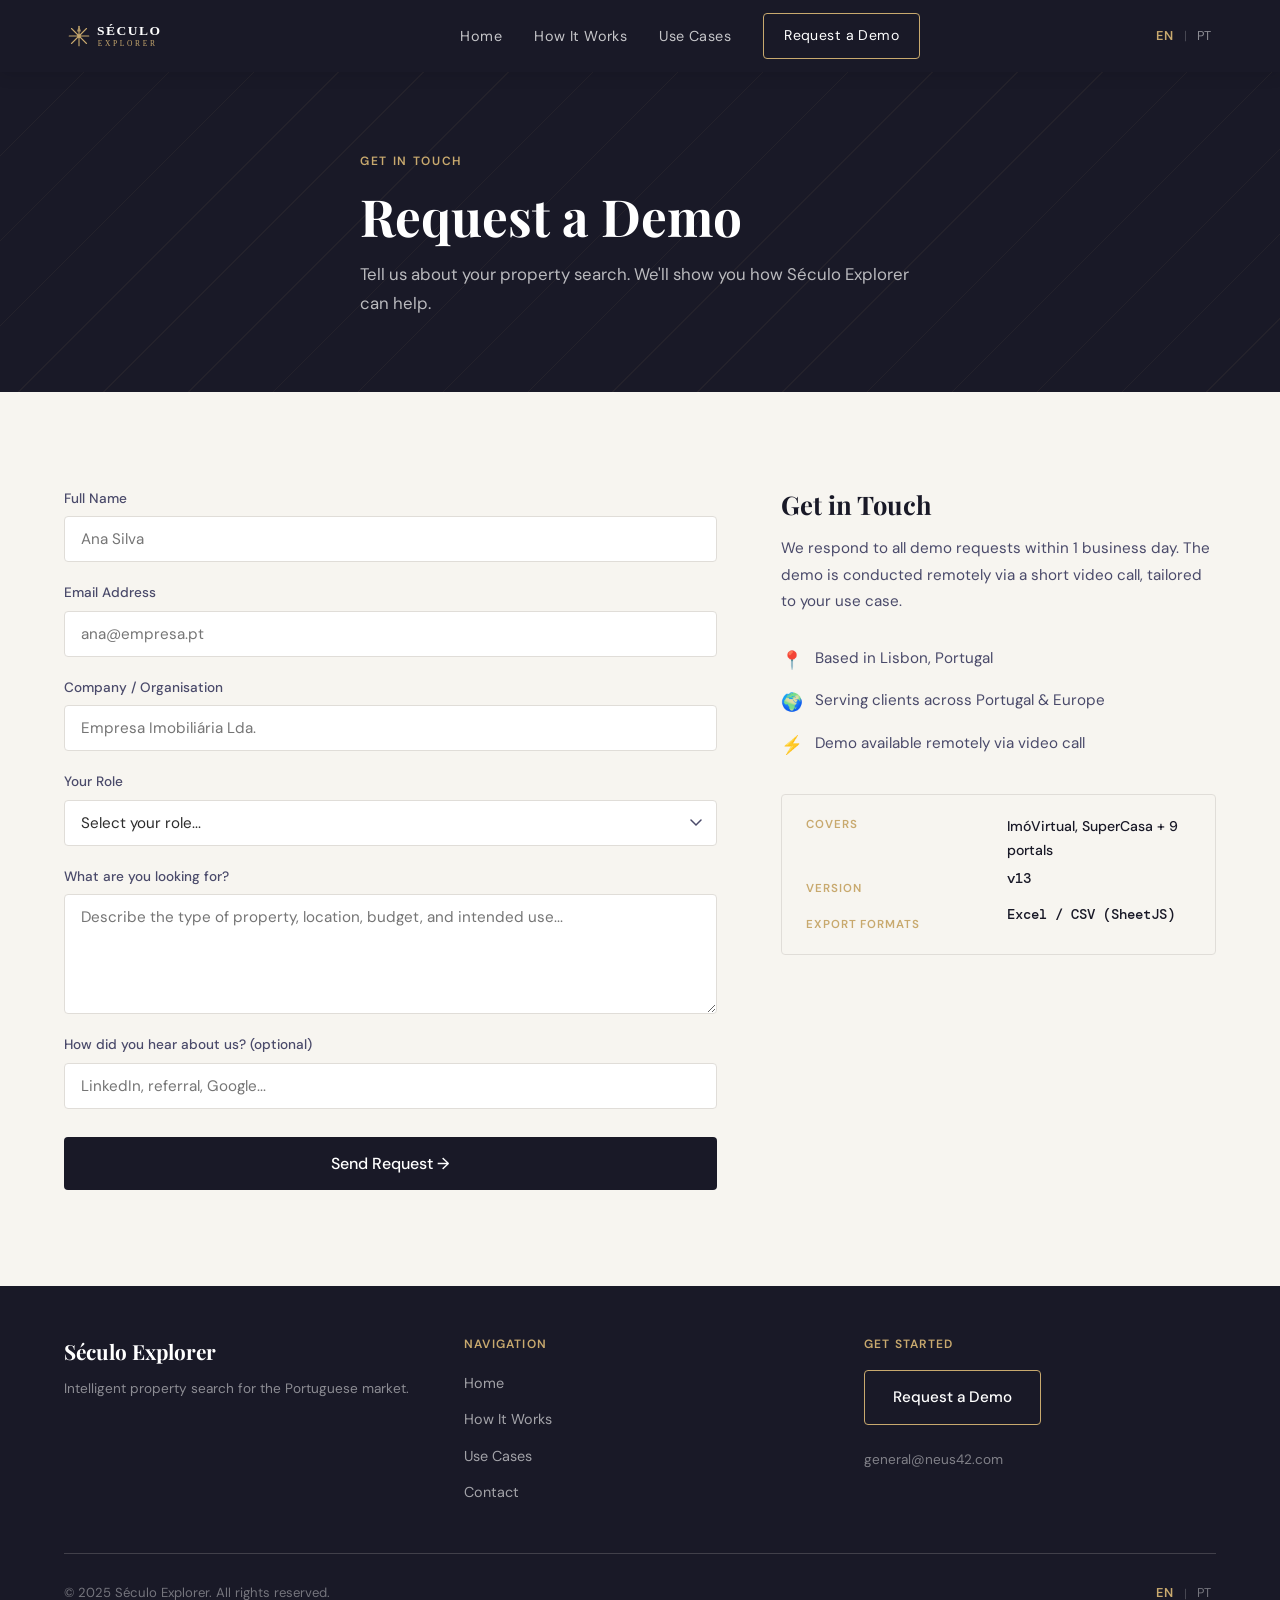
<file: contact.html>
<!DOCTYPE html>
<html lang="en">
<head>
  <meta charset="UTF-8" />
  <meta name="viewport" content="width=device-width, initial-scale=1.0" />
  <meta name="description" content="Request a demo of Século Explorer — the intelligent property search tool for the Portuguese real estate market." />
  <title>Request a Demo — Século Explorer</title>

  <!-- Google Fonts -->
  <link rel="preconnect" href="https://fonts.googleapis.com" />
  <link rel="preconnect" href="https://fonts.gstatic.com" crossorigin />
  <link href="https://fonts.googleapis.com/css2?family=Playfair+Display:wght@400;600;700&family=DM+Sans:wght@300;400;500;600&family=DM+Mono&display=swap" rel="stylesheet" />

  <!-- Stylesheets -->
  <link rel="stylesheet" href="css/style.css" />
  <link rel="stylesheet" href="css/nav.css" />
  <link rel="stylesheet" href="css/animations.css" />
</head>
<body>

  <!-- ══════════════════════════════════════════
       NAVIGATION
  ══════════════════════════════════════════ -->
  <nav class="site-nav" id="site-nav">
    <div class="nav-inner">
      <!-- Logo -->
      <a href="index.html" class="nav-logo" aria-label="Século Explorer — Home">
        <img src="assets/logo-light.svg" alt="Século Explorer" />
      </a>

      <!-- Links -->
      <ul class="nav-links">
        <li><a href="index.html" data-en="Home" data-pt="Início">Home</a></li>
        <li><a href="index.html#how-it-works" data-en="How It Works" data-pt="Como Funciona">How It Works</a></li>
        <li><a href="index.html#use-cases" data-en="Use Cases" data-pt="Casos de Uso">Use Cases</a></li>
        <li>
          <a href="contact.html" class="btn btn-outline" data-en="Request a Demo" data-pt="Pedir Demonstração">Request a Demo</a>
        </li>
      </ul>

      <!-- Language Toggle -->
      <div class="lang-toggle">
        <button class="lang-btn active" data-lang="en">EN</button>
        <span>|</span>
        <button class="lang-btn" data-lang="pt">PT</button>
      </div>

      <!-- Hamburger -->
      <button class="nav-toggle" aria-label="Toggle menu" aria-expanded="false">
        <span></span>
        <span></span>
        <span></span>
      </button>
    </div>
  </nav>


  <!-- ══════════════════════════════════════════
       HERO (compact)
  ══════════════════════════════════════════ -->
  <section class="contact-hero">
    <div class="container">
      <div class="contact-hero-content">
        <span class="hero-eyebrow" data-en="Get in Touch" data-pt="Entre em Contacto">Get in Touch</span>
        <h1 data-en="Request a Demo" data-pt="Pedir Demonstração">Request a Demo</h1>
        <p data-en="Tell us about your property search. We'll show you how Século Explorer can help." data-pt="Fale-nos sobre a sua pesquisa imobiliária. Mostraremos como o Século Explorer pode ajudar.">Tell us about your property search. We'll show you how Século Explorer can help.</p>
      </div>
    </div>
  </section>


  <!-- ══════════════════════════════════════════
       FORM SECTION
  ══════════════════════════════════════════ -->
  <section class="section form-section">
    <div class="container">
      <div class="form-grid">

        <!-- Left: Form -->
        <div class="form-col">
          <!-- Success message (hidden by default) -->
          <div id="form-success" class="form-success" style="display: none;">
            <div class="success-icon">&#x2713;</div>
            <h3 data-en="Thank you!" data-pt="Obrigado!">Thank you!</h3>
            <p data-en="We'll be in touch within 1 business day." data-pt="Entraremos em contacto num prazo de 1 dia útil.">We'll be in touch within 1 business day.</p>
          </div>

          <!-- Form -->
          <form id="demo-form" novalidate>
            <div class="form-row">
              <div class="form-field">
                <label for="field-name" data-en="Full Name" data-pt="Nome Completo">Full Name</label>
                <input
                  type="text"
                  id="field-name"
                  name="full_name"
                  placeholder="Ana Silva"
                  autocomplete="name"
                  required
                />
              </div>
            </div>

            <div class="form-row">
              <div class="form-field">
                <label for="field-email" data-en="Email Address" data-pt="Endereço de Email">Email Address</label>
                <input
                  type="email"
                  id="field-email"
                  name="email"
                  placeholder="ana@empresa.pt"
                  autocomplete="email"
                  required
                />
              </div>
            </div>

            <div class="form-row">
              <div class="form-field">
                <label for="field-company" data-en="Company / Organisation" data-pt="Empresa / Organização">Company / Organisation</label>
                <input
                  type="text"
                  id="field-company"
                  name="company"
                  placeholder="Empresa Imobiliária Lda."
                  autocomplete="organization"
                  required
                />
              </div>
            </div>

            <div class="form-row">
              <div class="form-field">
                <label for="field-role" data-en="Your Role" data-pt="O Seu Papel">Your Role</label>
                <select id="field-role" name="role" required>
                  <option value="" data-en="Select your role..." data-pt="Selecione o seu papel...">Select your role...</option>
                  <option value="investor" data-en="Real Estate Investor" data-pt="Investidor Imobiliário">Real Estate Investor</option>
                  <option value="agency" data-en="Property Agency" data-pt="Agência Imobiliária">Property Agency</option>
                  <option value="developer" data-en="Developer" data-pt="Promotor">Developer</option>
                  <option value="other" data-en="Other" data-pt="Outro">Other</option>
                </select>
              </div>
            </div>

            <div class="form-row">
              <div class="form-field">
                <label for="field-looking" data-en="What are you looking for?" data-pt="O que está à procura?">What are you looking for?</label>
                <textarea
                  id="field-looking"
                  name="looking_for"
                  rows="4"
                  placeholder="Describe the type of property, location, budget, and intended use..."
                  required
                ></textarea>
              </div>
            </div>

            <div class="form-row">
              <div class="form-field">
                <label for="field-referral" data-en="How did you hear about us? (optional)" data-pt="Como nos conheceu? (opcional)">How did you hear about us? (optional)</label>
                <input
                  type="text"
                  id="field-referral"
                  name="referral"
                  placeholder="LinkedIn, referral, Google..."
                />
              </div>
            </div>

            <button type="submit" class="btn btn-primary form-submit" data-en="Send Request &#x2192;" data-pt="Enviar Pedido &#x2192;">Send Request &#x2192;</button>
          </form>
        </div>

        <!-- Right: Contact info -->
        <div class="info-col animate-on-scroll">
          <h3 data-en="Get in Touch" data-pt="Entre em Contacto">Get in Touch</h3>
          <p class="info-intro" data-en="We respond to all demo requests within 1 business day. The demo is conducted remotely via a short video call, tailored to your use case." data-pt="Respondemos a todos os pedidos de demonstração num prazo de 1 dia útil. A demonstração é realizada remotamente por videochamada, adaptada ao seu caso de uso.">We respond to all demo requests within 1 business day. The demo is conducted remotely via a short video call, tailored to your use case.</p>

          <ul class="info-list">
            <li>
              <span class="info-icon">&#x1F4CD;</span>
              <span data-en="Based in Lisbon, Portugal" data-pt="Sediado em Lisboa, Portugal">Based in Lisbon, Portugal</span>
            </li>
            <li>
              <span class="info-icon">&#x1F30D;</span>
              <span data-en="Serving clients across Portugal &amp; Europe" data-pt="A servir clientes em Portugal e na Europa">Serving clients across Portugal &amp; Europe</span>
            </li>
            <li>
              <span class="info-icon">&#x26A1;</span>
              <span data-en="Demo available remotely via video call" data-pt="Demonstração disponível remotamente por videochamada">Demo available remotely via video call</span>
            </li>
          </ul>

          <div class="info-card">
            <p class="info-card-label" data-en="Covers" data-pt="Cobre">Covers</p>
            <p class="info-card-value">ImóVirtual, SuperCasa + 9 portals</p>
            <p class="info-card-label" data-en="Version" data-pt="Versão">Version</p>
            <p class="info-card-value info-mono">v13</p>
            <p class="info-card-label" data-en="Export formats" data-pt="Formatos de exportação">Export formats</p>
            <p class="info-card-value info-mono">Excel / CSV (SheetJS)</p>
          </div>
        </div>

      </div>
    </div>
  </section>


  <!-- ══════════════════════════════════════════
       FOOTER
  ══════════════════════════════════════════ -->
  <footer class="site-footer">
    <div class="container">
      <div class="footer-grid">
        <!-- Left: Brand -->
        <div class="footer-brand">
          <span class="footer-logo">Século Explorer</span>
          <p class="footer-tagline" data-en="Intelligent property search for the Portuguese market." data-pt="Pesquisa imobiliária inteligente para o mercado português.">Intelligent property search for the Portuguese market.</p>
        </div>

        <!-- Centre: Navigation -->
        <div>
          <p class="footer-heading" data-en="Navigation" data-pt="Navegação">Navigation</p>
          <ul class="footer-links">
            <li><a href="index.html" data-en="Home" data-pt="Início">Home</a></li>
            <li><a href="index.html#how-it-works" data-en="How It Works" data-pt="Como Funciona">How It Works</a></li>
            <li><a href="index.html#use-cases" data-en="Use Cases" data-pt="Casos de Uso">Use Cases</a></li>
            <li><a href="contact.html" data-en="Contact" data-pt="Contacto">Contact</a></li>
          </ul>
        </div>

        <!-- Right: Get Started -->
        <div class="footer-nav-col">
          <p class="footer-heading" data-en="Get Started" data-pt="Começar">Get Started</p>
          <a href="contact.html" class="btn btn-outline" data-en="Request a Demo" data-pt="Pedir Demonstração">Request a Demo</a>
          <a href="mailto:general@neus42.com" class="footer-email">general@neus42.com</a>
        </div>
      </div>

      <hr class="footer-divider" />

      <div class="footer-bottom">
        <span class="footer-copy" data-en="&copy; 2025 S&eacute;culo Explorer. All rights reserved." data-pt="&copy; 2025 S&eacute;culo Explorer. Todos os direitos reservados.">&copy; 2025 S&eacute;culo Explorer. All rights reserved.</span>
        <div class="footer-lang">
          <button class="lang-btn active" data-lang="en">EN</button>
          <span>|</span>
          <button class="lang-btn" data-lang="pt">PT</button>
        </div>
      </div>
    </div>
  </footer>


  <!-- ══════════════════════════════════════════
       SCRIPTS
  ══════════════════════════════════════════ -->
  <script src="js/nav.js"></script>
  <script src="js/lang.js"></script>
  <script src="js/form.js"></script>


  <!-- ══════════════════════════════════════════
       PAGE-LEVEL STYLES (Contact-specific)
  ══════════════════════════════════════════ -->
  <style>
    /* ── Contact Hero ── */
    .contact-hero {
      background: var(--color-primary);
      background-image: repeating-linear-gradient(
        135deg,
        transparent,
        transparent 59px,
        rgba(200, 169, 110, 0.06) 59px,
        rgba(200, 169, 110, 0.06) 60px
      );
      height: 320px;
      display: flex;
      align-items: center;
    }

    .contact-hero-content {
      max-width: 560px;
    }

    .hero-eyebrow {
      display: inline-block;
      font-family: var(--font-body);
      font-size: 0.75rem;
      font-weight: 600;
      letter-spacing: 0.14em;
      text-transform: uppercase;
      color: var(--color-accent);
      margin-bottom: 16px;
    }

    .contact-hero h1 {
      color: var(--color-white);
      margin-bottom: 14px;
    }

    .contact-hero p {
      color: rgba(255, 255, 255, 0.7);
      font-size: 1.05rem;
    }

    /* ── Form Section ── */
    .form-section {
      background: var(--color-bg);
    }

    .form-grid {
      display: grid;
      grid-template-columns: 3fr 2fr;
      gap: 64px;
      align-items: start;
    }

    /* ── Form Fields ── */
    .form-row {
      margin-bottom: 20px;
    }

    .form-field {
      display: flex;
      flex-direction: column;
      gap: 6px;
    }

    .form-field label {
      font-family: var(--font-body);
      font-size: 0.85rem;
      font-weight: 500;
      color: var(--color-mid);
    }

    .form-field input,
    .form-field select,
    .form-field textarea {
      background: var(--color-white);
      border: 1px solid var(--color-divider);
      border-radius: var(--radius);
      padding: 12px 16px;
      width: 100%;
      font-family: var(--font-body);
      font-size: 0.95rem;
      color: var(--color-text);
      transition: border-color var(--transition), box-shadow var(--transition);
      appearance: none;
      -webkit-appearance: none;
    }

    .form-field select {
      background-image: url("data:image/svg+xml,%3Csvg xmlns='http://www.w3.org/2000/svg' width='12' height='8' viewBox='0 0 12 8'%3E%3Cpath d='M1 1l5 5 5-5' stroke='%234A4A6A' stroke-width='1.5' fill='none' stroke-linecap='round'/%3E%3C/svg%3E");
      background-repeat: no-repeat;
      background-position: right 14px center;
      padding-right: 40px;
      cursor: pointer;
    }

    .form-field input:focus,
    .form-field select:focus,
    .form-field textarea:focus {
      outline: none;
      border-color: var(--color-accent);
      box-shadow: 0 0 0 3px rgba(200, 169, 110, 0.15);
    }

    .form-field textarea {
      resize: vertical;
      min-height: 120px;
    }

    /* Error state */
    .input-error {
      border-color: #e05252 !important;
      box-shadow: 0 0 0 3px rgba(224, 82, 82, 0.12) !important;
    }

    .field-error {
      font-size: 0.8rem;
      color: #e05252;
      margin-top: 4px;
      display: block;
    }

    /* Submit button */
    .form-submit {
      width: 100%;
      justify-content: center;
      padding: 16px;
      font-size: 1rem;
      margin-top: 8px;
    }

    /* ── Success Message ── */
    .form-success {
      text-align: center;
      padding: 64px 32px;
      background: var(--color-white);
      border-radius: var(--radius);
      border-top: 3px solid var(--color-accent);
    }

    .success-icon {
      width: 56px;
      height: 56px;
      background: var(--color-accent);
      color: var(--color-white);
      border-radius: 50%;
      display: flex;
      align-items: center;
      justify-content: center;
      font-size: 1.5rem;
      font-weight: 700;
      margin: 0 auto 20px;
    }

    .form-success h3 {
      margin-bottom: 8px;
    }

    .form-success p {
      color: var(--color-mid);
    }

    /* ── Info Column ── */
    .info-col h3 {
      margin-bottom: 14px;
    }

    .info-intro {
      font-size: 0.95rem;
      color: var(--color-mid);
      line-height: 1.75;
      margin-bottom: 32px;
    }

    .info-list {
      display: flex;
      flex-direction: column;
      gap: 16px;
      margin-bottom: 36px;
    }

    .info-list li {
      display: flex;
      align-items: flex-start;
      gap: 12px;
      font-size: 0.95rem;
      color: var(--color-mid);
      line-height: 1.5;
    }

    .info-icon {
      font-size: 1.1rem;
      flex-shrink: 0;
    }

    .info-card {
      background: var(--color-bg);
      border: 1px solid var(--color-divider);
      border-radius: var(--radius);
      padding: 20px 24px;
      display: grid;
      grid-template-columns: 1fr 1fr;
      gap: 4px 16px;
    }

    .info-card-label {
      font-size: 0.72rem;
      font-weight: 600;
      letter-spacing: 0.08em;
      text-transform: uppercase;
      color: var(--color-accent);
      margin-top: 12px;
    }

    .info-card-label:first-child {
      margin-top: 0;
    }

    .info-card-value {
      font-size: 0.88rem;
      color: var(--color-primary);
      font-weight: 500;
    }

    .info-mono {
      font-family: var(--font-mono);
      font-size: 0.85rem;
    }

    /* ── Responsive ── */
    @media (max-width: 900px) {
      .form-grid {
        grid-template-columns: 1fr;
        gap: 48px;
      }
    }

    @media (max-width: 768px) {
      .contact-hero {
        height: auto;
        padding: 64px 0;
      }

      .info-card {
        grid-template-columns: 1fr;
      }
    }
  </style>

</body>
</html>
</file>
<file: css/style.css>
/* ============================================================
   SÉCULO EXPLORER — Global Styles
   ============================================================ */

/* ── Google Fonts ── */
@import url('https://fonts.googleapis.com/css2?family=Playfair+Display:wght@400;600;700&family=DM+Sans:wght@300;400;500;600&family=DM+Mono&display=swap');

/* ── CSS Custom Properties ── */
:root {
  --color-primary:  #191927;
  --color-accent:   #C8A96E;
  --color-bg:       #F7F5F0;
  --color-text:     #2D2D2D;
  --color-mid:      #4A4A6A;
  --color-divider:  #E0DDD8;
  --color-white:    #FFFFFF;

  --font-display: 'Playfair Display', serif;
  --font-body:    'DM Sans', sans-serif;
  --font-mono:    'DM Mono', monospace;

  --max-width:        1200px;
  --section-padding:  96px;
  --radius:           4px;
  --transition:       0.25s ease;
}

/* ── Reset ── */
*, *::before, *::after {
  box-sizing: border-box;
  margin: 0;
  padding: 0;
}

ul, ol {
  list-style: none;
}

img, svg {
  display: block;
  max-width: 100%;
}

/* ── Base ── */
html {
  scroll-behavior: smooth;
}

body {
  background: var(--color-bg);
  font-family: var(--font-body);
  color: var(--color-text);
  line-height: 1.65;
  -webkit-font-smoothing: antialiased;
}

/* ── Typography ── */
h1, h2, h3, h4, h5, h6 {
  font-family: var(--font-display);
  color: var(--color-primary);
  line-height: 1.2;
}

h1 { font-size: 3.2rem; line-height: 1.15; }
h2 { font-size: 2.4rem; line-height: 1.25; }
h3 { font-size: 1.6rem; line-height: 1.3; }
h4 { font-size: 1.2rem; }

p {
  color: var(--color-mid);
  line-height: 1.7;
}

/* ── Links ── */
a {
  color: inherit;
  text-decoration: none;
}

/* ── Layout ── */
.container {
  max-width: var(--max-width);
  margin: 0 auto;
  padding: 0 24px;
}

.section {
  padding: var(--section-padding) 0;
}

/* ── Buttons ── */
.btn {
  display: inline-flex;
  align-items: center;
  gap: 8px;
  padding: 14px 28px;
  border-radius: var(--radius);
  font-family: var(--font-body);
  font-weight: 500;
  font-size: 0.95rem;
  cursor: pointer;
  border: none;
  transition: var(--transition);
  text-decoration: none;
  white-space: nowrap;
}

.btn-primary {
  background: var(--color-primary);
  color: var(--color-white);
}

.btn-primary:hover {
  background: var(--color-accent);
  color: var(--color-primary);
  transform: translateY(-2px);
  box-shadow: 0 8px 24px rgba(200, 169, 110, 0.35);
}

.btn-outline {
  background: transparent;
  border: 1.5px solid var(--color-accent);
  color: var(--color-primary);
}

.btn-outline:hover {
  background: var(--color-accent);
  color: var(--color-primary);
  transform: translateY(-2px);
}

/* ── Section Label ── */
.section-label {
  display: block;
  font-family: var(--font-body);
  font-size: 0.75rem;
  font-weight: 600;
  letter-spacing: 0.12em;
  text-transform: uppercase;
  color: var(--color-accent);
  margin-bottom: 16px;
}

/* ── Divider ── */
.divider {
  border: none;
  border-top: 1px solid var(--color-divider);
  margin: 64px 0;
}

/* ── Footer ── */
.site-footer {
  background: var(--color-primary);
  color: rgba(255, 255, 255, 0.6);
  padding: 48px 0 32px;
}

.footer-grid {
  display: grid;
  grid-template-columns: 1fr 1fr 1fr;
  gap: 48px;
  margin-bottom: 48px;
}

.footer-brand .footer-logo {
  font-family: var(--font-display);
  font-size: 1.3rem;
  color: var(--color-white);
  font-weight: 700;
  margin-bottom: 10px;
  display: block;
}

.footer-tagline {
  font-size: 0.85rem;
  color: rgba(255, 255, 255, 0.5);
  line-height: 1.6;
}

.footer-heading {
  font-family: var(--font-body);
  font-size: 0.75rem;
  font-weight: 600;
  letter-spacing: 0.1em;
  text-transform: uppercase;
  color: var(--color-accent);
  margin-bottom: 16px;
}

.footer-links {
  display: flex;
  flex-direction: column;
  gap: 10px;
}

.footer-links a {
  font-size: 0.9rem;
  color: rgba(255, 255, 255, 0.6);
  transition: color var(--transition);
}

.footer-links a:hover {
  color: var(--color-accent);
}

.footer-nav-col .btn-outline {
  color: var(--color-white);
  border-color: var(--color-accent);
  margin-bottom: 16px;
}

.footer-nav-col .btn-outline:hover {
  color: var(--color-primary);
}

.footer-email {
  font-size: 0.85rem;
  color: rgba(255, 255, 255, 0.45);
  display: block;
  margin-top: 8px;
  transition: color var(--transition);
}

.footer-email:hover {
  color: var(--color-accent);
}

.footer-divider {
  border: none;
  border-top: 1px solid rgba(224, 221, 216, 0.2);
  margin-bottom: 28px;
}

.footer-bottom {
  display: flex;
  justify-content: space-between;
  align-items: center;
  flex-wrap: wrap;
  gap: 12px;
}

.footer-copy {
  font-size: 0.82rem;
  color: rgba(255, 255, 255, 0.4);
}

/* Footer lang toggle */
.footer-lang {
  display: flex;
  align-items: center;
  gap: 6px;
}

.footer-lang .lang-btn {
  background: none;
  border: none;
  color: rgba(255, 255, 255, 0.4);
  font-family: var(--font-body);
  font-size: 0.8rem;
  cursor: pointer;
  letter-spacing: 0.05em;
  padding: 2px 4px;
  transition: var(--transition);
}

.footer-lang .lang-btn.active,
.footer-lang .lang-btn:hover {
  color: var(--color-accent);
  font-weight: 600;
}

.footer-lang span {
  color: rgba(255, 255, 255, 0.2);
  font-size: 0.8rem;
}

/* ── Responsive ── */
@media (max-width: 768px) {
  :root {
    --section-padding: 64px;
  }

  h1 { font-size: 2.2rem; }
  h2 { font-size: 1.8rem; }

  .container {
    padding: 0 16px;
  }

  .footer-grid {
    grid-template-columns: 1fr;
    gap: 32px;
  }

  .footer-bottom {
    flex-direction: column;
    align-items: flex-start;
    gap: 16px;
  }
}
</file>
<file: css/nav.css>
/* ============================================================
   SÉCULO EXPLORER — Navigation
   ============================================================ */

.site-nav {
  position: sticky;
  top: 0;
  z-index: 100;
  background: var(--color-primary);
  box-shadow: 0 2px 16px rgba(0, 0, 0, 0.12);
  transition: box-shadow 0.3s ease;
}

.site-nav.scrolled {
  box-shadow: 0 4px 24px rgba(0, 0, 0, 0.2);
}

.nav-inner {
  display: flex;
  align-items: center;
  justify-content: space-between;
  height: 72px;
  max-width: var(--max-width);
  margin: 0 auto;
  padding: 0 24px;
}

/* ── Logo ── */
.nav-logo {
  display: flex;
  align-items: center;
  text-decoration: none;
  flex-shrink: 0;
}

.nav-logo img {
  height: 36px;
  width: auto;
}

.nav-logo-text {
  font-family: var(--font-display);
  font-size: 1.2rem;
  font-weight: 700;
  color: var(--color-white);
  letter-spacing: 0.02em;
}

.nav-logo-text span {
  color: var(--color-accent);
}

/* ── Nav Links ── */
.nav-links {
  display: flex;
  align-items: center;
  gap: 32px;
  list-style: none;
}

.nav-links a {
  color: rgba(255, 255, 255, 0.75);
  font-size: 0.9rem;
  font-family: var(--font-body);
  font-weight: 400;
  letter-spacing: 0.03em;
  text-decoration: none;
  transition: color var(--transition);
  padding: 4px 0;
}

.nav-links a:not(.btn):hover {
  color: var(--color-accent);
}

.nav-links .btn {
  padding: 10px 20px;
  font-size: 0.88rem;
}

.nav-links .btn-outline {
  color: var(--color-white);
}

.nav-links .btn-outline:hover {
  color: var(--color-primary);
}

/* ── Language Toggle ── */
.lang-toggle {
  display: flex;
  align-items: center;
  gap: 6px;
  margin-left: 16px;
}

.lang-btn {
  background: none;
  border: none;
  color: rgba(255, 255, 255, 0.5);
  font-family: var(--font-body);
  font-size: 0.8rem;
  cursor: pointer;
  letter-spacing: 0.05em;
  padding: 2px 4px;
  transition: var(--transition);
  line-height: 1;
}

.lang-btn.active,
.lang-btn:hover {
  color: var(--color-accent);
  font-weight: 600;
}

.lang-toggle span {
  color: rgba(255, 255, 255, 0.2);
  font-size: 0.8rem;
  user-select: none;
}

/* ── Hamburger ── */
.nav-toggle {
  display: none;
  flex-direction: column;
  justify-content: center;
  gap: 5px;
  background: none;
  border: none;
  cursor: pointer;
  padding: 4px;
  margin-left: 12px;
}

.nav-toggle span {
  display: block;
  width: 22px;
  height: 2px;
  background: var(--color-white);
  border-radius: 2px;
  transition: transform 0.3s ease, opacity 0.3s ease;
  transform-origin: center;
}

/* Hamburger open animation */
.site-nav.is-open .nav-toggle span:nth-child(1) {
  transform: translateY(7px) rotate(45deg);
}

.site-nav.is-open .nav-toggle span:nth-child(2) {
  opacity: 0;
}

.site-nav.is-open .nav-toggle span:nth-child(3) {
  transform: translateY(-7px) rotate(-45deg);
}

/* ── Mobile ── */
@media (max-width: 768px) {
  .nav-toggle {
    display: flex;
  }

  .nav-links {
    display: none;
    position: absolute;
    top: 72px;
    left: 0;
    width: 100%;
    background: var(--color-primary);
    flex-direction: column;
    align-items: flex-start;
    padding: 24px;
    gap: 16px;
    box-shadow: 0 8px 24px rgba(0, 0, 0, 0.2);
    border-top: 1px solid rgba(255, 255, 255, 0.06);
  }

  .site-nav.is-open .nav-links {
    display: flex;
  }

  .nav-links a {
    font-size: 1rem;
    width: 100%;
  }

  .nav-links .btn {
    width: 100%;
    justify-content: center;
  }

  .lang-toggle {
    margin-left: 0;
    margin-top: 8px;
  }

  .nav-inner {
    position: relative;
  }
}

@media (max-width: 480px) {
  .nav-inner {
    padding: 0 16px;
  }
}
</file>
<file: css/animations.css>
/* ============================================================
   SÉCULO EXPLORER — Animations & Micro-interactions
   ============================================================ */

/* ── Keyframes ── */
@keyframes fadeUp {
  from {
    opacity: 0;
    transform: translateY(24px);
  }
  to {
    opacity: 1;
    transform: translateY(0);
  }
}

@keyframes fadeIn {
  from { opacity: 0; }
  to   { opacity: 1; }
}

/* ── Scroll-triggered animations ── */
.animate-on-scroll {
  opacity: 0;
  will-change: transform, opacity;
}

.animate-on-scroll.in-view {
  animation: fadeUp 0.6s ease forwards;
}

/* Staggered delays for sibling children */
.animate-on-scroll:nth-child(2) { animation-delay: 0.1s; }
.animate-on-scroll:nth-child(3) { animation-delay: 0.2s; }
.animate-on-scroll:nth-child(4) { animation-delay: 0.3s; }

/* ── Hero entrance animations ── */
.hero-content > * {
  opacity: 0;
  animation: fadeUp 0.8s ease forwards;
}

.hero-content > *:nth-child(1) { animation-delay: 0.1s; }
.hero-content > *:nth-child(2) { animation-delay: 0.25s; }
.hero-content > *:nth-child(3) { animation-delay: 0.4s; }
.hero-content > *:nth-child(4) { animation-delay: 0.55s; }
.hero-content > *:nth-child(5) { animation-delay: 0.7s; }

/* ── Stat pills ── */
.stat-pill {
  transition: background 0.2s ease, transform 0.2s ease;
}

.stat-pill:hover {
  background: rgba(200, 169, 110, 0.15) !important;
  transform: translateY(-2px);
}

/* ── Use-case cards ── */
.use-case-card {
  transition: transform 0.25s ease, box-shadow 0.25s ease, border-color 0.25s ease;
}

.use-case-card:hover {
  border-color: var(--color-accent) !important;
  transform: translateY(-4px);
  box-shadow: 0 16px 40px rgba(0, 0, 0, 0.25);
}

/* ── Step cards ── */
.step-card {
  transition: transform 0.25s ease, box-shadow 0.25s ease;
}

.step-card:hover {
  transform: translateY(-3px);
  box-shadow: 0 12px 32px rgba(26, 26, 46, 0.1);
}

/* ── Problem columns ── */
.problem-col {
  transition: transform 0.3s ease;
}

/* ── Search mock card ── */
.search-mock {
  transition: box-shadow 0.3s ease;
}

.search-mock:hover {
  box-shadow: 0 20px 48px rgba(26, 26, 46, 0.12);
}

/* ── CTA section ── */
.cta-card {
  transition: transform 0.3s ease;
}
</file>
